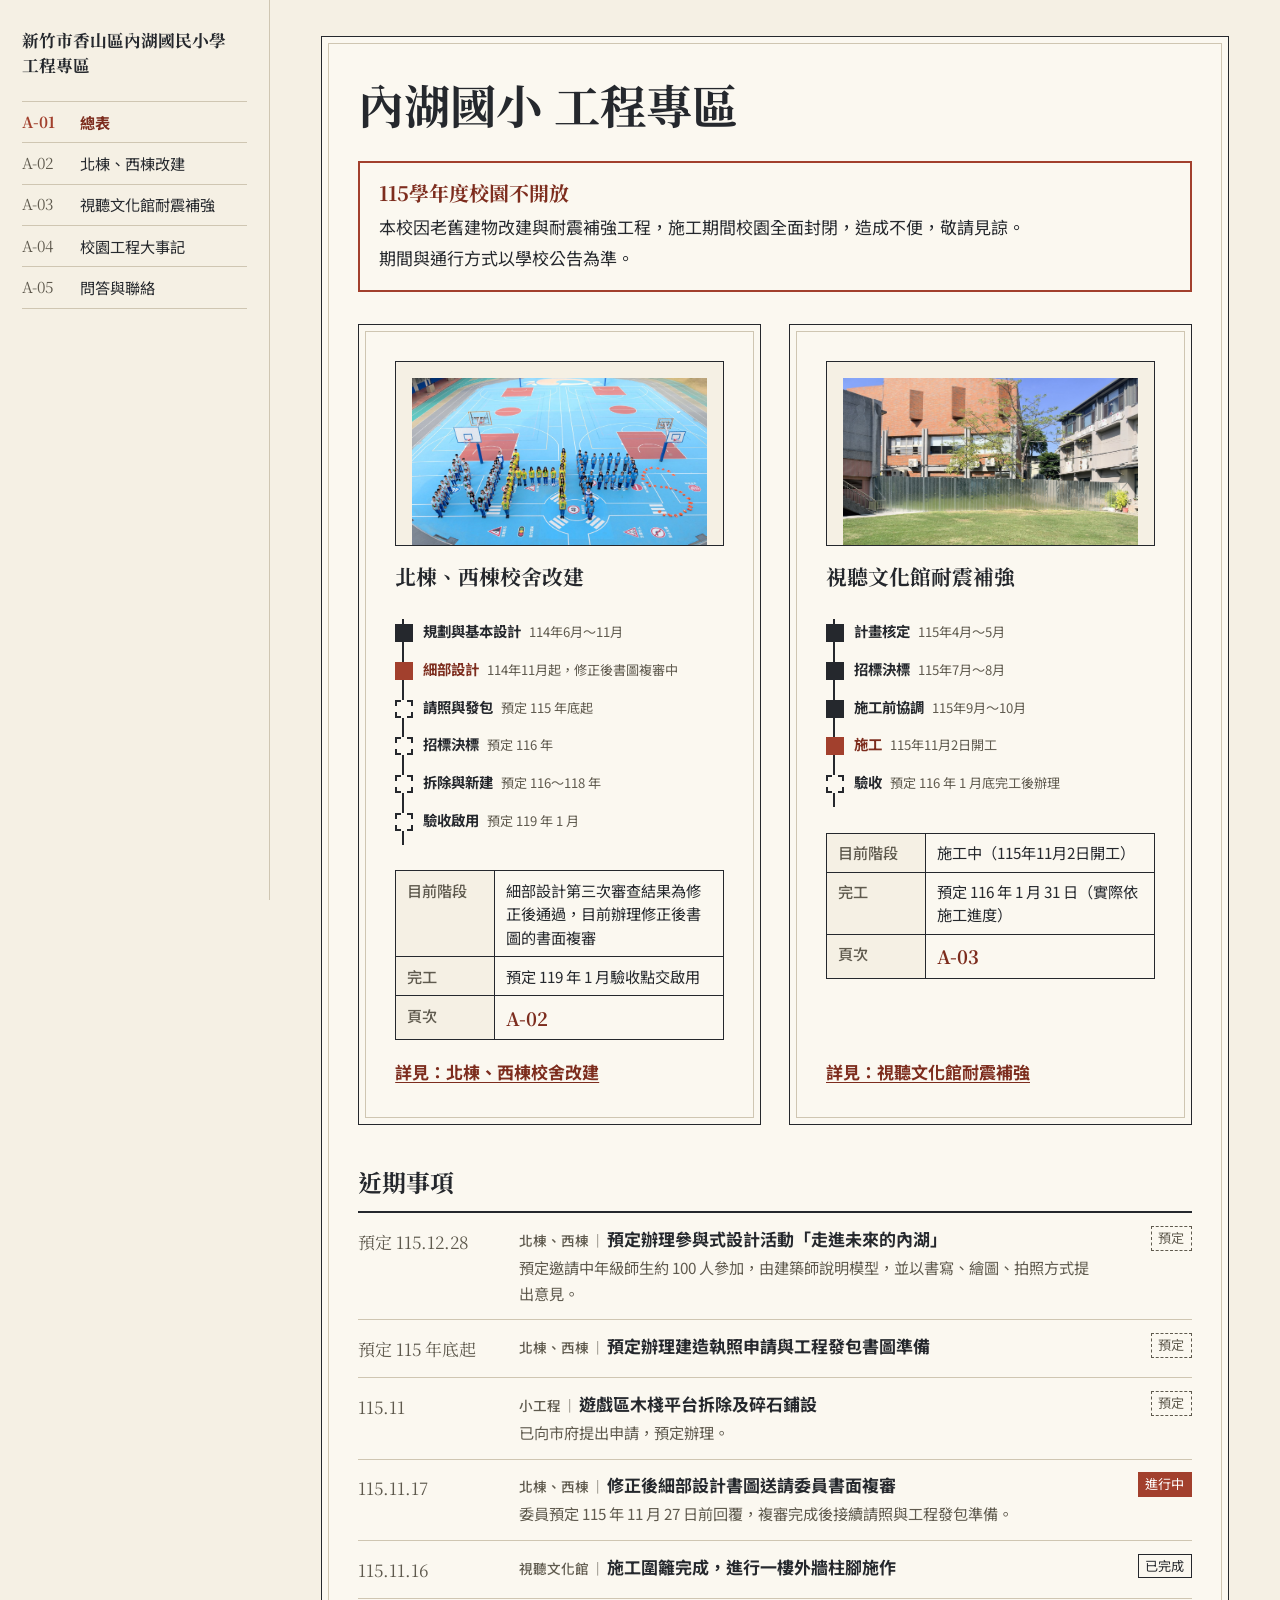
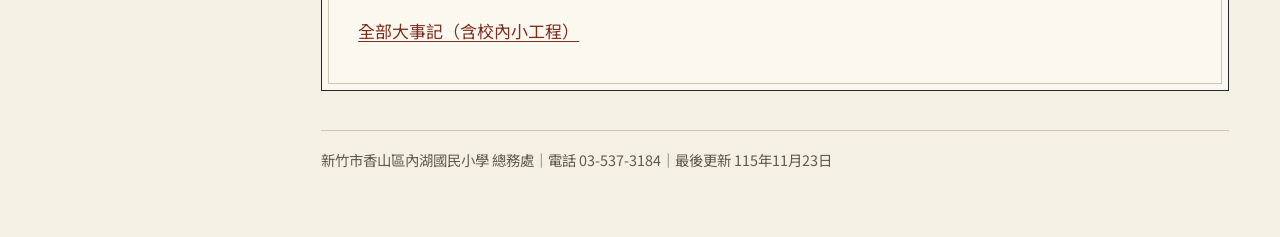
<file: index.html>
<!doctype html>
<html lang="zh-Hant">
<head>
<meta charset="utf-8">
<meta name="viewport" content="width=device-width,initial-scale=1">
<title>首頁總表｜內湖國小工程專區</title>
<meta name="robots" content="noindex">
<link rel="preconnect" href="https://fonts.googleapis.com">
<link href="https://fonts.googleapis.com/css2?family=Noto+Sans+TC:wght@400;500;700&family=Noto+Serif+TC:wght@600;700&display=swap" rel="stylesheet">
<link rel="stylesheet" href="css/style.css?v=13">
</head>
<body data-page="home">
<div class="layout" id="app"></div>
<script src="js/data.js?v=13"></script>
<script src="js/main.js?v=13"></script>
</body>
</html>
</file>
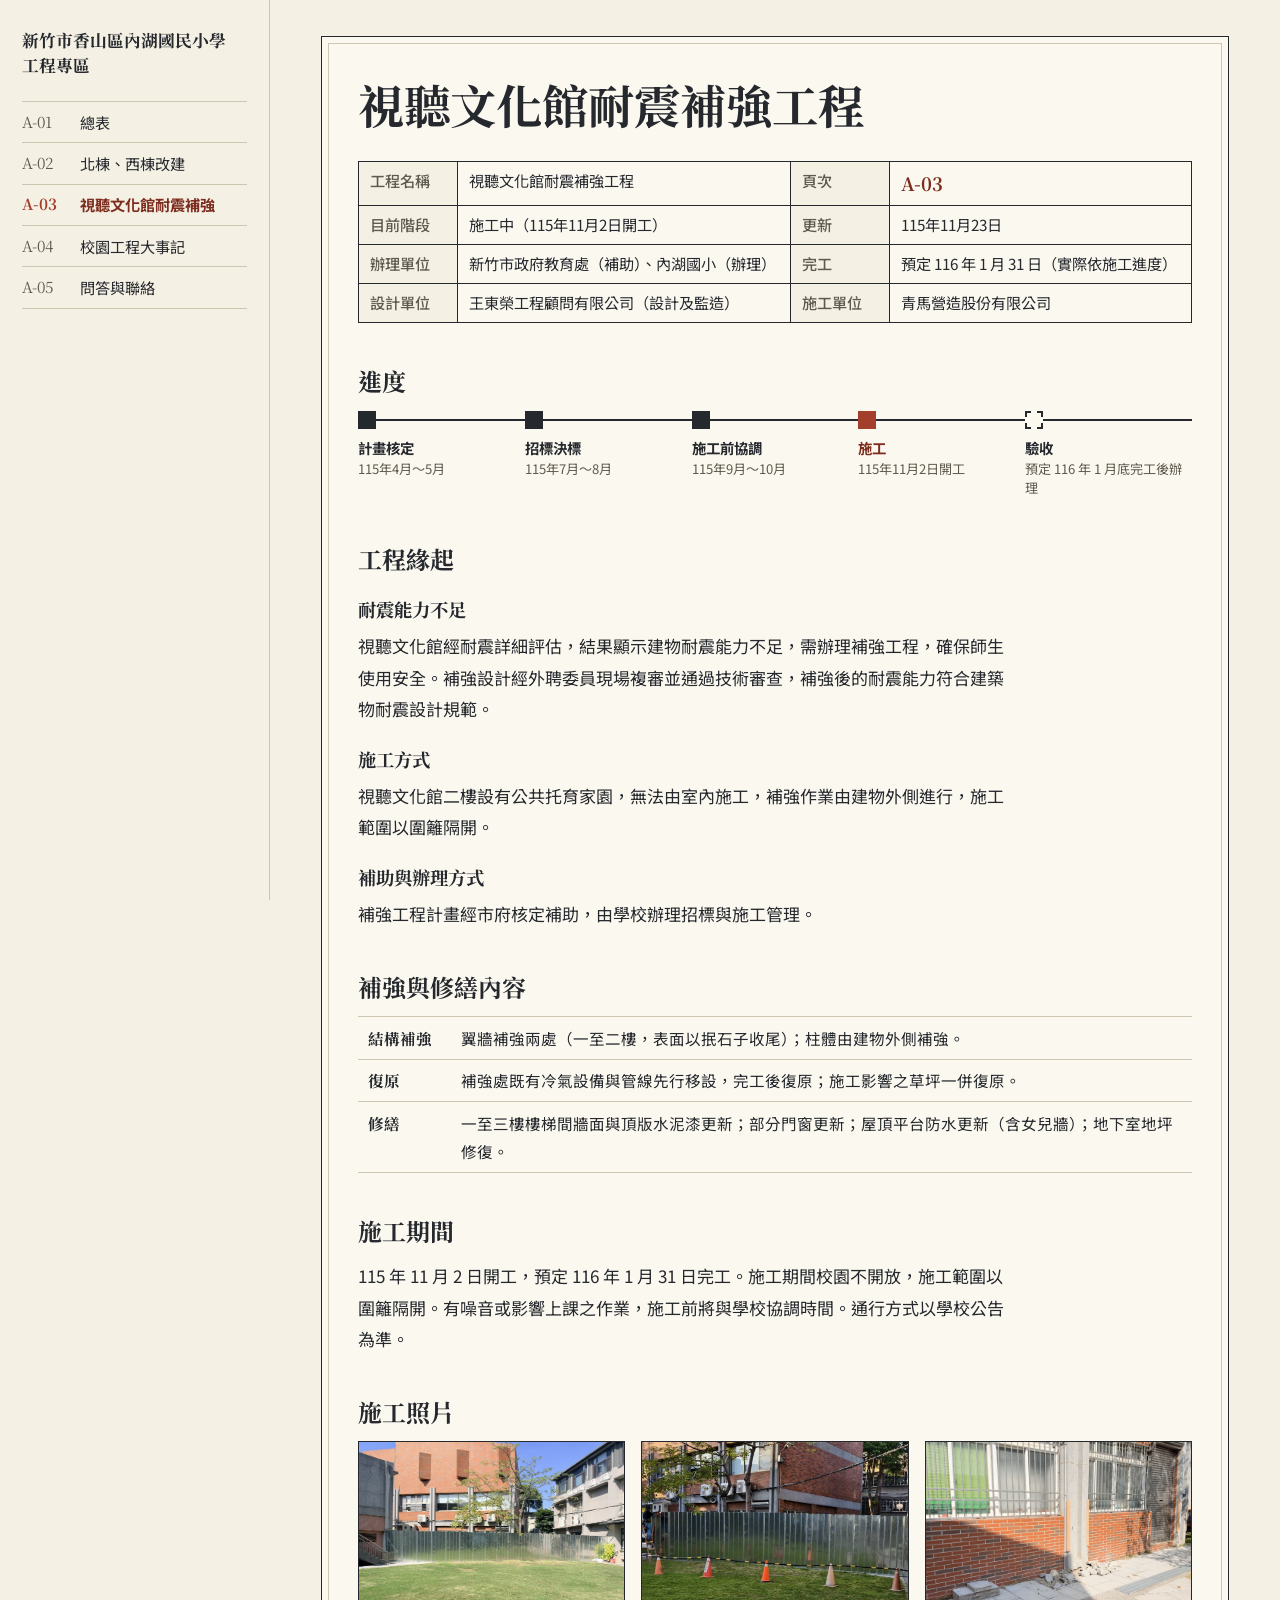
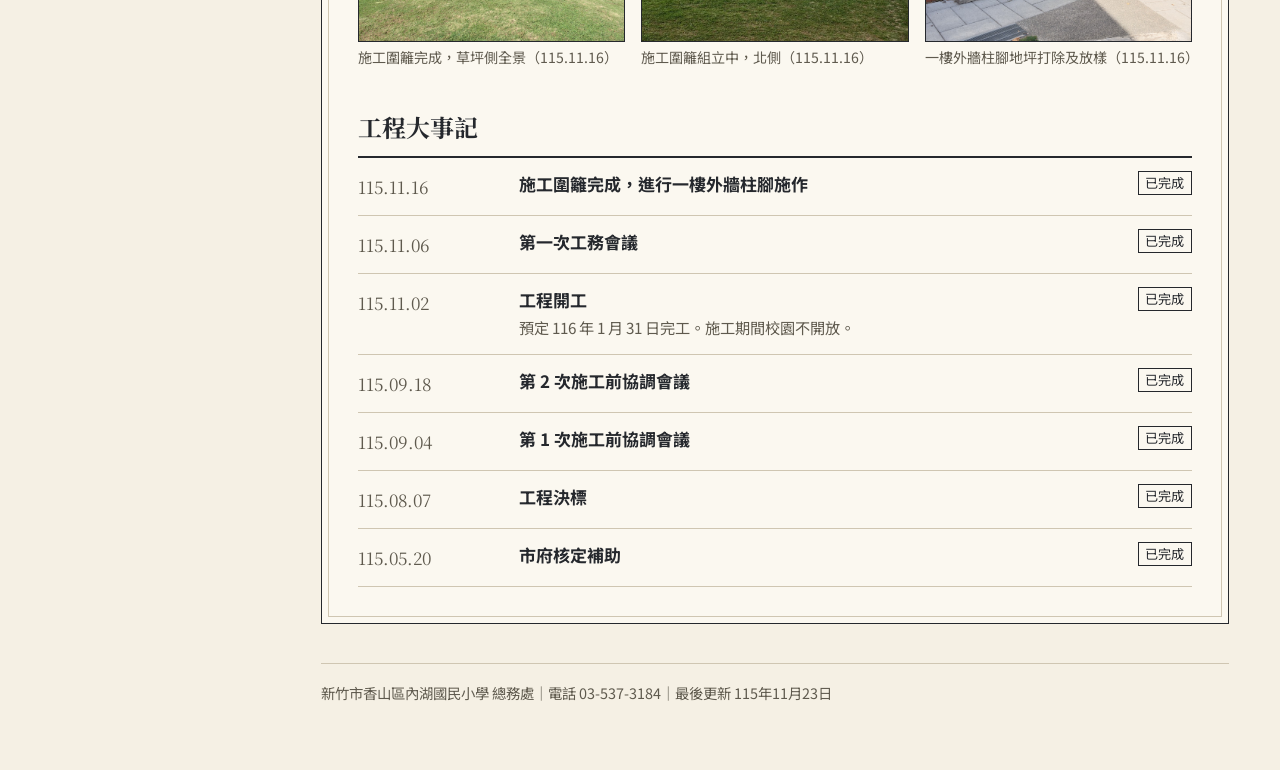
<file: av.html>
<!doctype html>
<html lang="zh-Hant">
<head>
<meta charset="utf-8">
<meta name="viewport" content="width=device-width,initial-scale=1">
<title>視聽文化館耐震補強｜內湖國小工程專區</title>
<meta name="robots" content="noindex">
<link rel="preconnect" href="https://fonts.googleapis.com">
<link href="https://fonts.googleapis.com/css2?family=Noto+Sans+TC:wght@400;500;700&family=Noto+Serif+TC:wght@600;700&display=swap" rel="stylesheet">
<link rel="stylesheet" href="css/style.css?v=13">
</head>
<body data-page="av">
<div class="layout" id="app"></div>
<script src="js/data.js?v=13"></script>
<script src="js/main.js?v=13"></script>
</body>
</html>
</file>
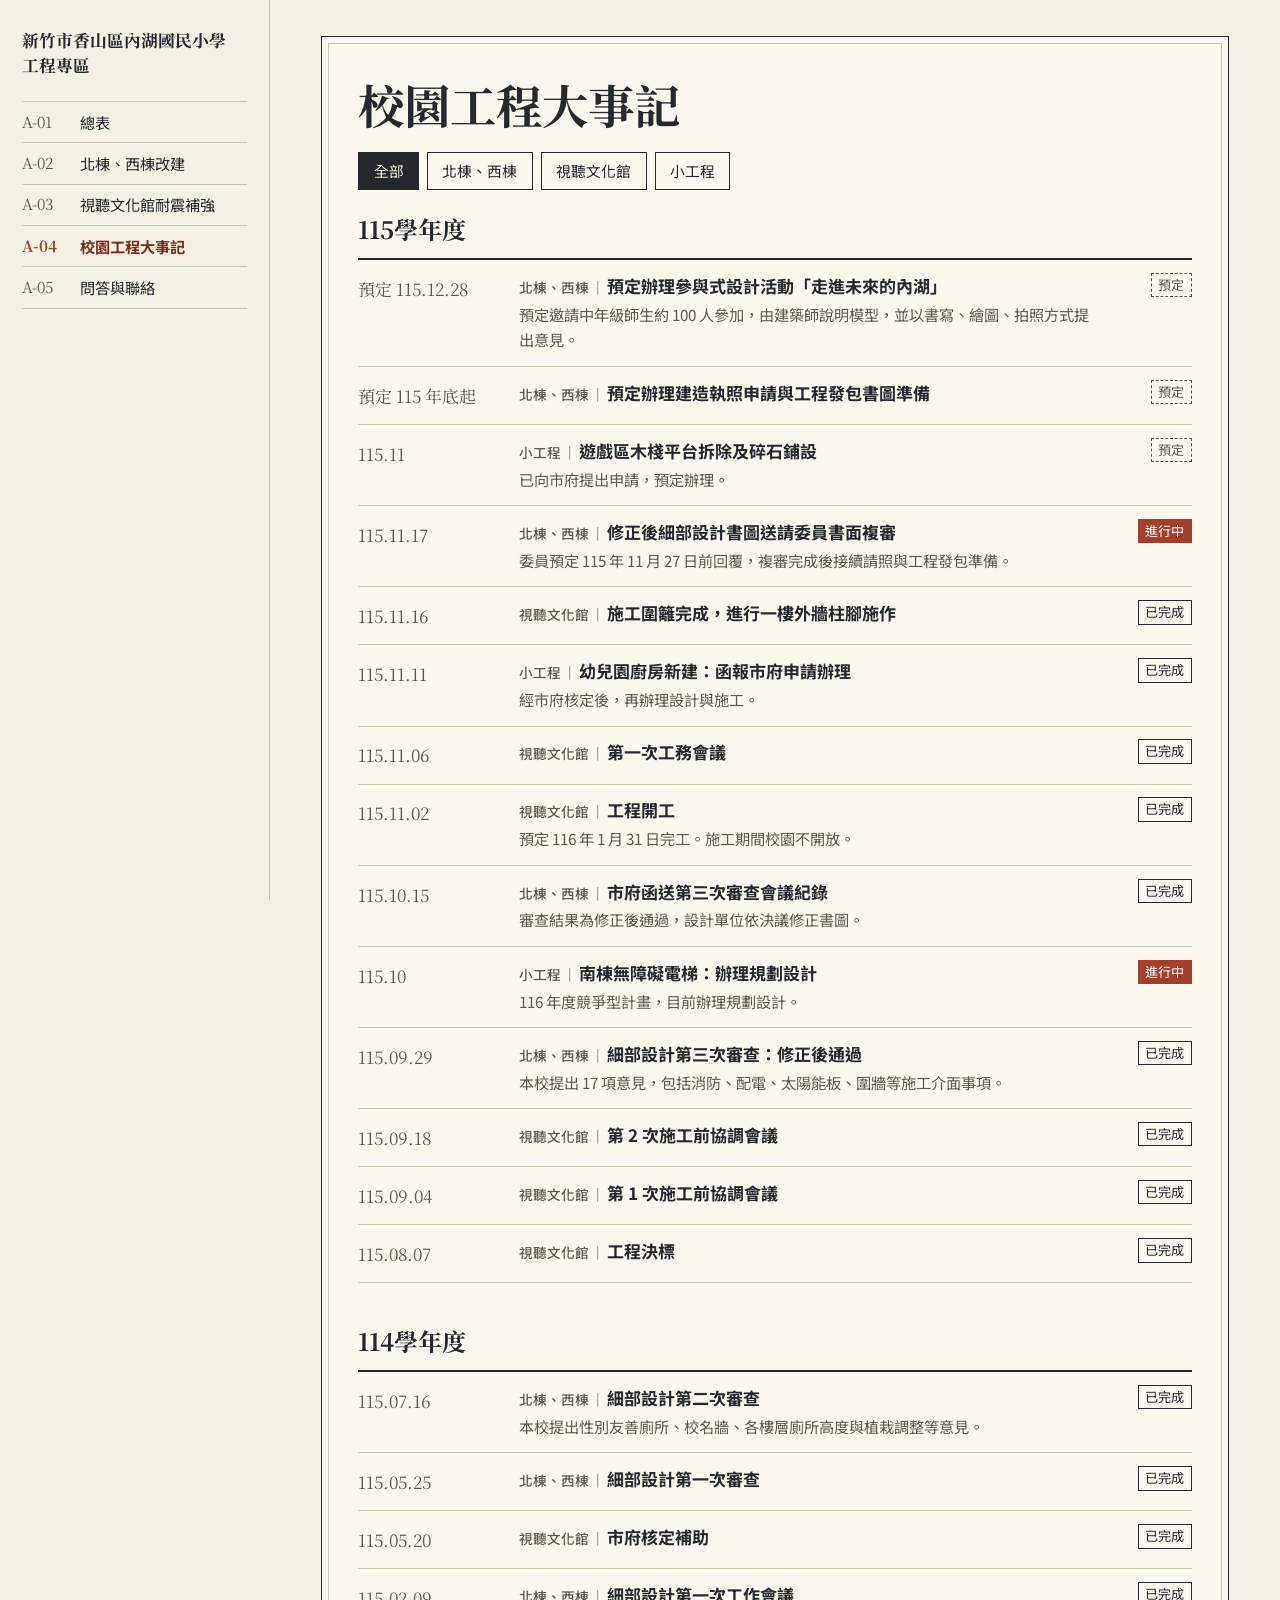
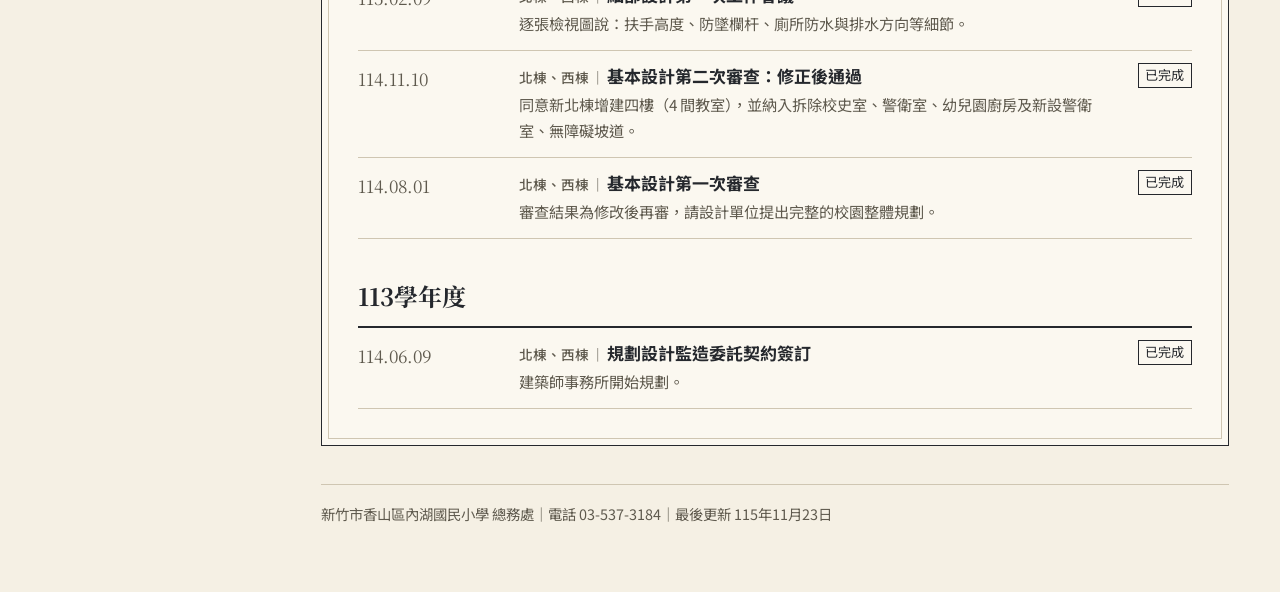
<file: chronicle.html>
<!doctype html>
<html lang="zh-Hant">
<head>
<meta charset="utf-8">
<meta name="viewport" content="width=device-width,initial-scale=1">
<title>校園工程大事記｜內湖國小工程專區</title>
<meta name="robots" content="noindex">
<link rel="preconnect" href="https://fonts.googleapis.com">
<link href="https://fonts.googleapis.com/css2?family=Noto+Sans+TC:wght@400;500;700&family=Noto+Serif+TC:wght@600;700&display=swap" rel="stylesheet">
<link rel="stylesheet" href="css/style.css?v=13">
</head>
<body data-page="chronicle">
<div class="layout" id="app"></div>
<script src="js/data.js?v=13"></script>
<script src="js/main.js?v=13"></script>
</body>
</html>
</file>
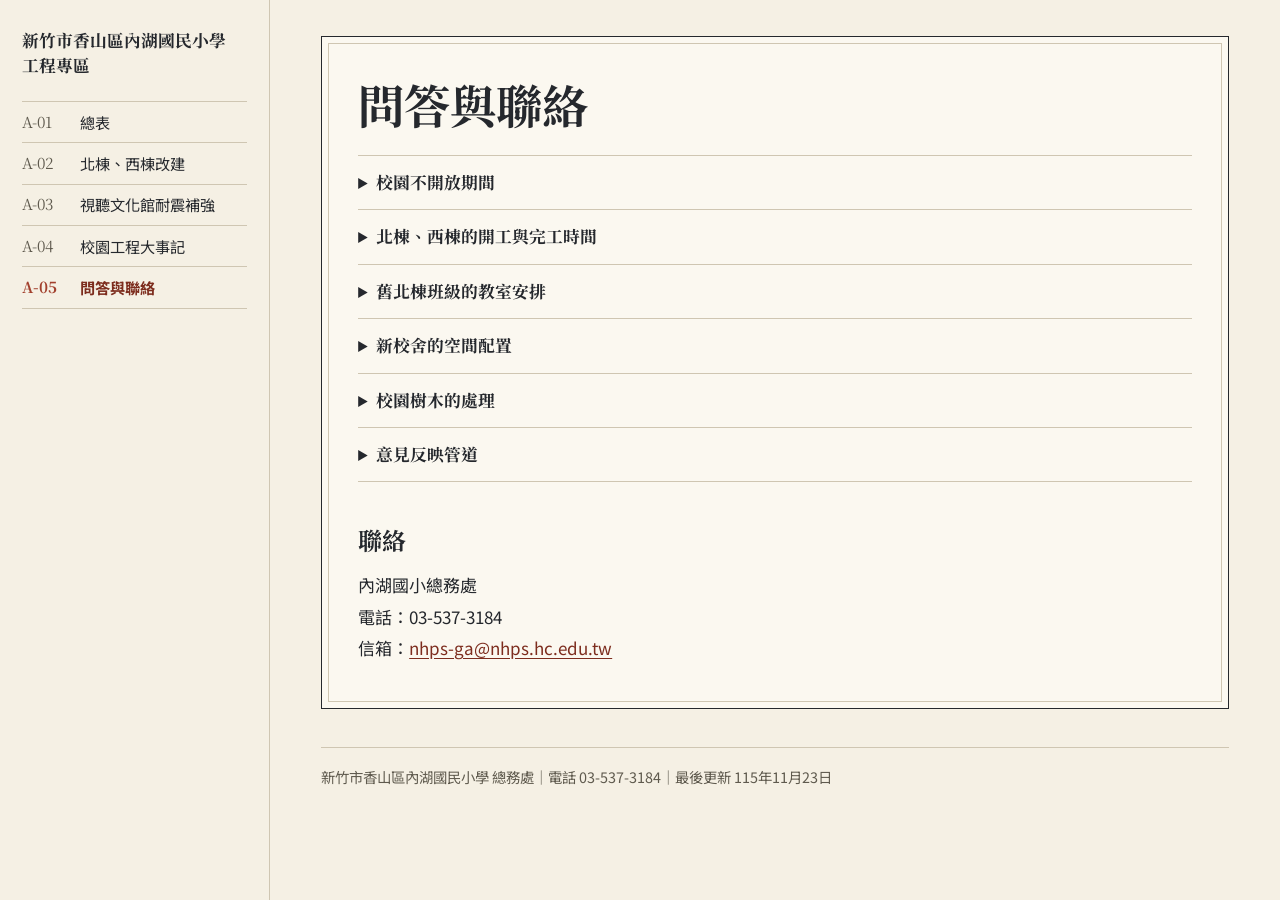
<file: faq.html>
<!doctype html>
<html lang="zh-Hant">
<head>
<meta charset="utf-8">
<meta name="viewport" content="width=device-width,initial-scale=1">
<title>問答與聯絡｜內湖國小工程專區</title>
<meta name="robots" content="noindex">
<link rel="preconnect" href="https://fonts.googleapis.com">
<link href="https://fonts.googleapis.com/css2?family=Noto+Sans+TC:wght@400;500;700&family=Noto+Serif+TC:wght@600;700&display=swap" rel="stylesheet">
<link rel="stylesheet" href="css/style.css?v=13">
</head>
<body data-page="faq">
<div class="layout" id="app"></div>
<script src="js/data.js?v=13"></script>
<script src="js/main.js?v=13"></script>
</body>
</html>
</file>
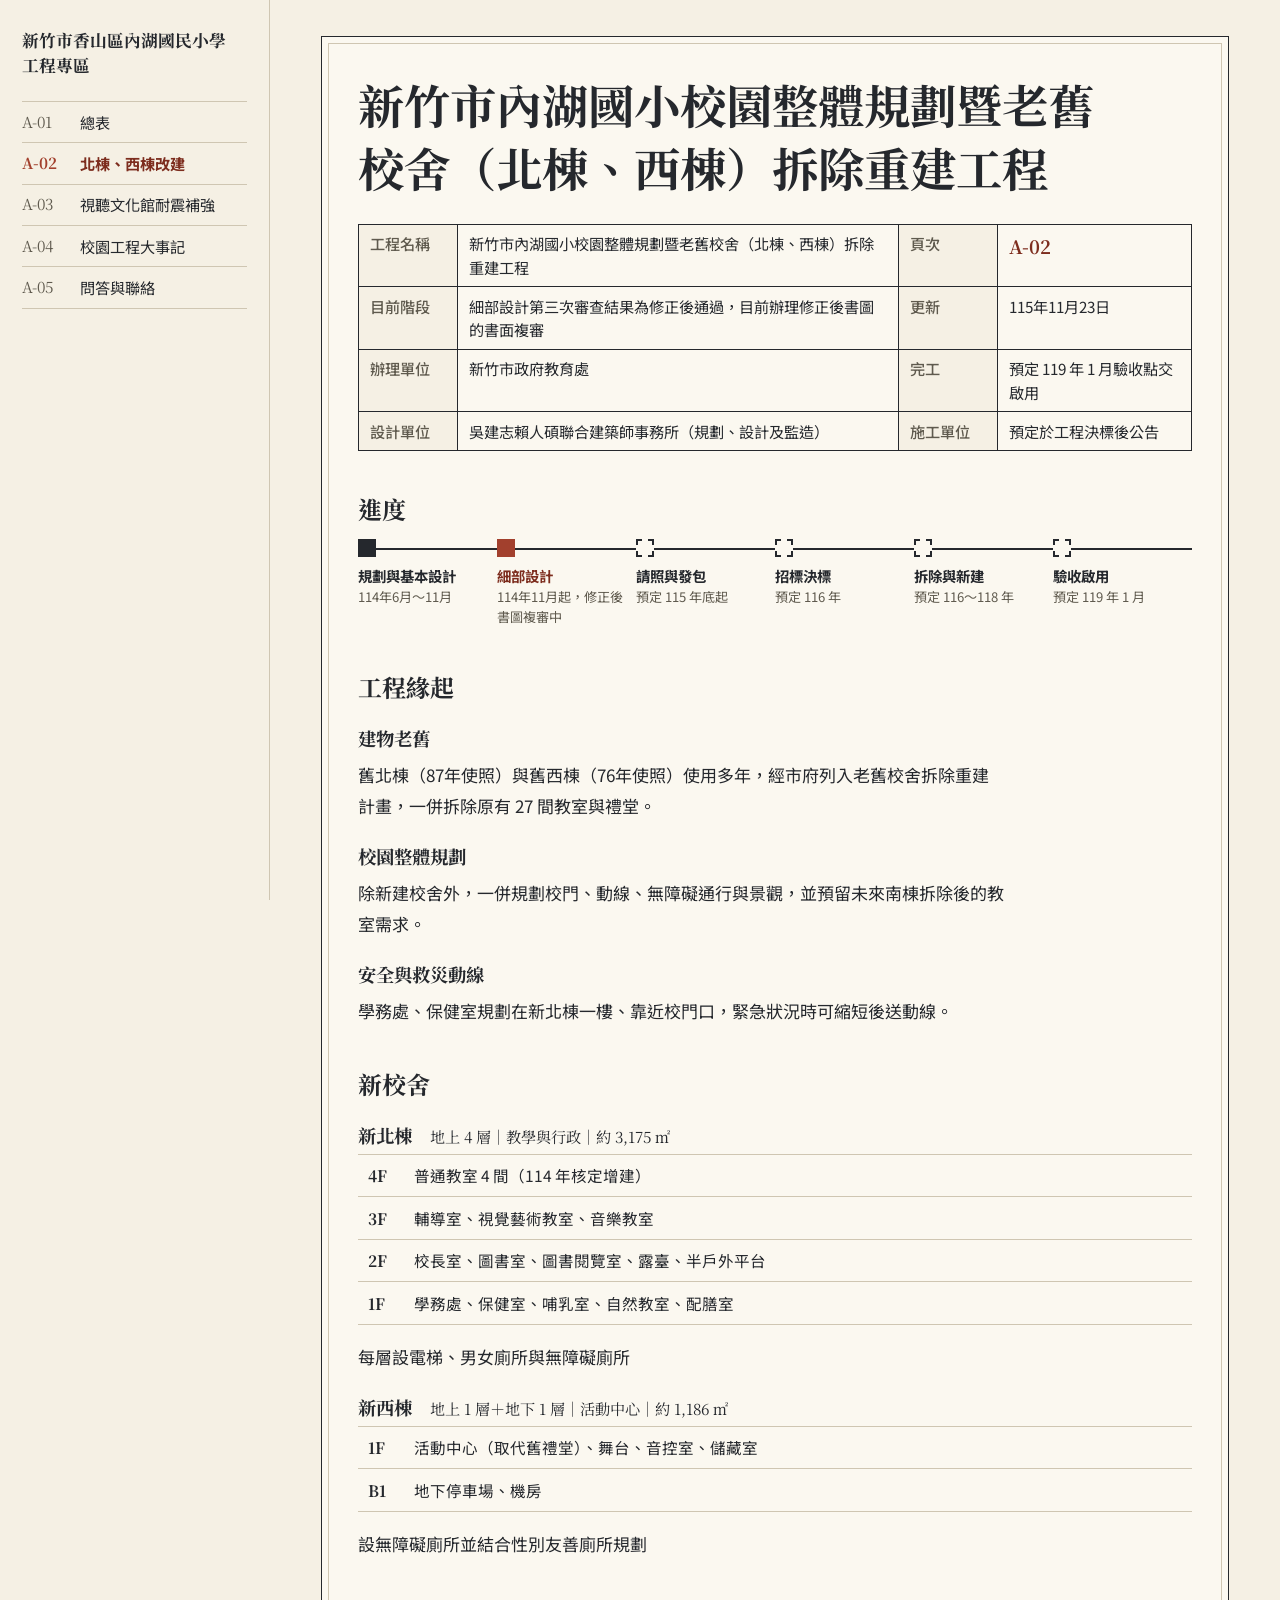
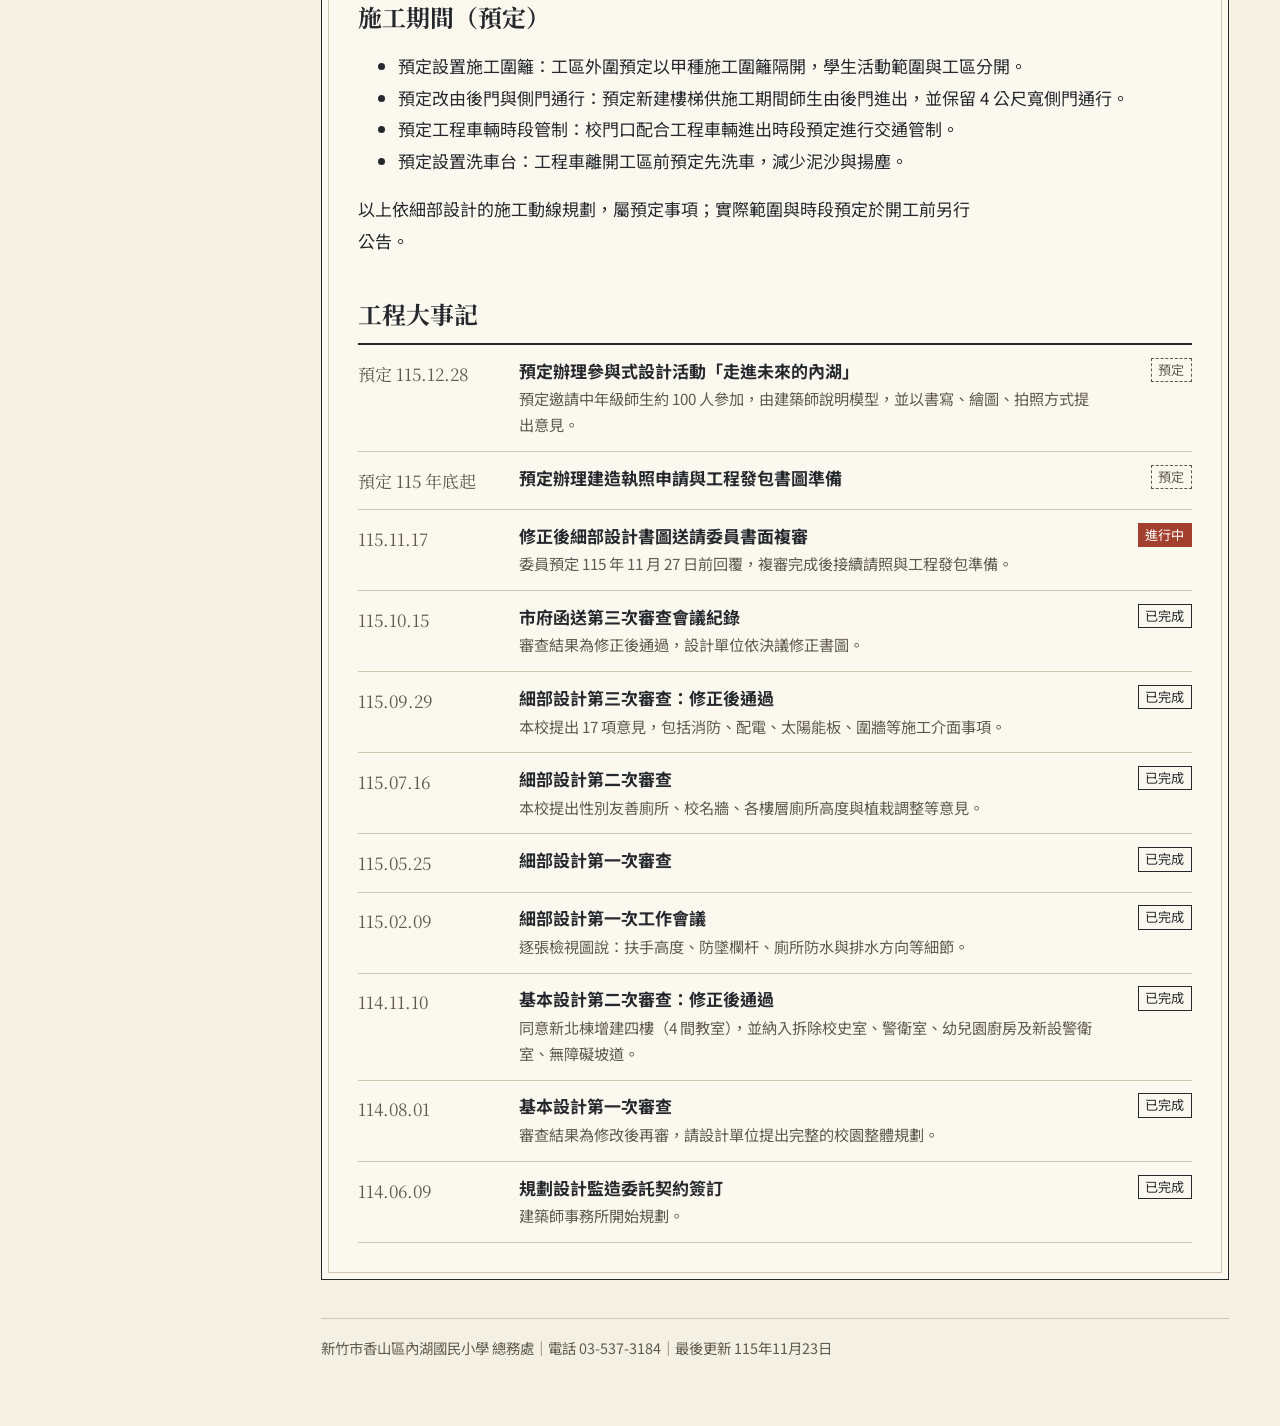
<file: nw.html>
<!doctype html>
<html lang="zh-Hant">
<head>
<meta charset="utf-8">
<meta name="viewport" content="width=device-width,initial-scale=1">
<title>北棟、西棟改建｜內湖國小工程專區</title>
<meta name="robots" content="noindex">
<link rel="preconnect" href="https://fonts.googleapis.com">
<link href="https://fonts.googleapis.com/css2?family=Noto+Sans+TC:wght@400;500;700&family=Noto+Serif+TC:wght@600;700&display=swap" rel="stylesheet">
<link rel="stylesheet" href="css/style.css?v=13">
</head>
<body data-page="nw">
<div class="layout" id="app"></div>
<script src="js/data.js?v=13"></script>
<script src="js/main.js?v=13"></script>
</body>
</html>
</file>
<file: css/style.css>
/* 工程專區：圖說冊版面。紙色底、墨色字、磚紅只用在「狀態與標註」。 */
:root{
  --paper:#f5f0e4; --sheet:#fbf8f0; --ink:#25282d; --ink2:#5f5a4e; --rule:#cfc6b2;
  --brick:#a2402d; --brick-ink:#7d2d1e; --slate:#3d4b57;
  --serif:"Noto Serif TC","Songti TC","PMingLiU",serif;
  --sans:"Noto Sans TC","PingFang TC","Microsoft JhengHei",sans-serif;
}
*{box-sizing:border-box}
html{scrollbar-color:var(--rule) var(--paper)}
body{margin:0;background:var(--paper);color:var(--ink);font:17px/1.85 var(--sans);font-variant-numeric:tabular-nums}
::selection{background:var(--brick);color:#fff}
a{color:var(--brick-ink);text-underline-offset:3px}
a,button{-webkit-tap-highlight-color:transparent}
a:focus{outline:none}
a:focus-visible,button:focus-visible{outline:3px solid var(--slate);outline-offset:-3px}
h1,h2,h3{font-family:var(--serif);font-weight:700;line-height:1.35;margin:0}
h1{font-size:clamp(1.9rem,4.6vw,2.9rem)}
h2{font-size:1.5rem;margin:2.6rem 0 .8rem}
h3{font-size:1.15rem;margin:1.4rem 0 .3rem}
p{margin:.5rem 0;max-width:38em;text-wrap:pretty}
h1,h2,h3,summary,.rows .t,.stages .st,.index li a span:last-child,.notice h2,.two .sheet h2{text-wrap:balance}
.titleblock td,.rows .d,.gal figcaption,.floor td{text-wrap:pretty}

.layout{display:grid;grid-template-columns:270px 1fr;min-height:100vh}
.index{position:sticky;top:0;align-self:start;height:100vh;padding:28px 22px;border-right:1px solid var(--rule);background:var(--paper)}
.index .school{font-family:var(--serif);font-weight:700;font-size:1.05rem;line-height:1.5;margin-bottom:1.4rem}
.index ol{list-style:none;margin:0;padding:0}
.index li a{display:grid;grid-template-columns:3.4em 1fr;gap:.4em;padding:.55rem 0;border-top:1px solid var(--rule);text-decoration:none;color:var(--ink);font-size:.95rem;line-height:1.5}
.index li:last-child a{border-bottom:1px solid var(--rule)}
.index li a .no{font-family:var(--serif);color:var(--ink2)}
.index li a:hover,.index li a[aria-current=page]{color:var(--brick-ink)}
.index li a[aria-current=page]{font-weight:700}
.index li a[aria-current=page] .no{color:var(--brick)}

main{padding:36px clamp(16px,4vw,56px) 64px;max-width:1180px;width:100%;margin:0 auto}
.sheet{background:var(--sheet);border:1px solid var(--ink);padding:clamp(18px,3vw,36px);position:relative}
.sheet::after{content:"";position:absolute;inset:6px;border:1px solid var(--rule);pointer-events:none}
.sheet>*{position:relative;z-index:1}

.titleblock{width:100%;border-collapse:collapse;margin-top:1.6rem;font-size:.95rem}
.titleblock th,.titleblock td{border:1px solid var(--ink);padding:.45rem .7rem;text-align:left;vertical-align:top;line-height:1.55}
.titleblock th{width:6.5em;font-weight:500;color:var(--ink2);background:var(--paper)}
.titleblock .no{font-family:var(--serif);font-weight:700;font-size:1.15rem;color:var(--brick-ink)}

.stages{list-style:none;margin:1.4rem 0 0;padding:0;display:grid;grid-template-columns:repeat(var(--n),1fr);gap:0;border-top:2px solid var(--ink)}
.stages li{padding:.7rem .6rem .2rem 0;font-size:.9rem;line-height:1.5;position:relative}
.stages li::before{content:"";display:block;width:14px;height:14px;border:2px solid var(--ink);background:var(--sheet);margin:-1.35rem 0 .5rem;position:relative}
.stages li.done::before{background:var(--ink)}
.stages li.now::before{background:var(--brick);border-color:var(--brick)}
.stages li.tbd::before,.stages li.plan::before{border-style:dashed}
.stages .w{display:block;color:var(--ink2);font-size:.82rem}
.stages .st{font-weight:700}
.stages li.now .st{color:var(--brick-ink)}

.stamp{display:inline-block;border:1.5px solid var(--ink2);color:var(--ink2);padding:0 .5em;font-size:.82rem;line-height:1.7;white-space:nowrap}
.stamp.done{border-color:var(--ink);color:var(--ink)}
.stamp.now{border-color:var(--brick);background:var(--brick);color:#fff}
.stamp.plan{border-style:dashed}
.stamp.tbd{border-style:dotted}

.notice{border:2px solid var(--brick);padding:1rem 1.2rem;margin:1.6rem 0 0;background:var(--sheet)}
.notice h2{margin:0 0 .3rem;font-size:1.25rem;color:var(--brick-ink)}
.notice p{margin:0}

.two{display:grid;grid-template-columns:1fr 1fr;gap:28px;margin-top:2rem}
.two .sheet{display:flex;flex-direction:column}
.two .sheet .ph{aspect-ratio:16/9;margin:0 0 1rem;border:1px solid var(--ink);background:var(--paper);display:grid;place-items:center;color:var(--ink2);font-size:.9rem;text-align:center;padding:1rem;overflow:hidden}
.two .sheet .ph img{width:100%;height:100%;object-fit:cover;display:block}
.two .sheet h2{margin:0 0 .4rem;font-size:1.3rem}
.two .sheet .more{margin-top:auto;padding-top:1rem;font-weight:700}

.rows{list-style:none;margin:0;padding:0;border-top:2px solid var(--ink)}
.rows li{display:grid;grid-template-columns:8.5em 1fr auto;gap:1rem;padding:.8rem 0;border-bottom:1px solid var(--rule);align-items:start}
.rows .date{font-family:var(--serif);color:var(--ink2)}
.rows .t{font-weight:700;line-height:1.55}
.rows .d{color:var(--ink2);font-size:.95rem;line-height:1.7;margin:.15rem 0 0}
.rows .k{font-size:.85rem;font-weight:500;color:var(--ink2)}
.rows .k::after{content:"｜";margin:0 .15em}

.filters{display:flex;flex-wrap:wrap;gap:.5rem;margin:1rem 0}
.filters button{font:inherit;font-size:.92rem;padding:.3rem .9rem;border:1px solid var(--ink);background:var(--sheet);color:var(--ink);cursor:pointer}
.filters button[aria-pressed=true]{background:var(--ink);color:var(--paper)}

.gal{display:grid;grid-template-columns:repeat(auto-fit,minmax(220px,1fr));gap:16px;margin-top:.8rem}
.gal figure{margin:0}
.gal img{width:100%;aspect-ratio:4/3;object-fit:cover;display:block;border:1px solid var(--ink)}
.gal figcaption{font-size:.88rem;color:var(--ink2);margin-top:.35rem;line-height:1.55}
.floor{width:100%;border-collapse:collapse;margin:.4rem 0 1rem;font-size:.97rem}
.floor td{border-top:1px solid var(--rule);padding:.4rem .6rem;vertical-align:top}
.floor td:first-child{width:3em;font-family:var(--serif);font-weight:700}
.floor tr:last-child td{border-bottom:1px solid var(--rule)}

details{border-top:1px solid var(--rule);padding:.7rem 0}
details:last-of-type{border-bottom:1px solid var(--rule)}
summary{cursor:pointer;font-weight:700;font-family:var(--serif);font-size:1.05rem}
details p{margin-top:.5rem}

footer{margin-top:2.4rem;padding-top:1rem;border-top:1px solid var(--rule);font-size:.9rem;color:var(--ink2)}
.sample{border:1px dashed var(--brick);padding:.5rem .8rem;margin:0 0 1.2rem;font-size:.9rem;color:var(--brick-ink);background:var(--sheet)}

.two .stages{grid-template-columns:1fr;border-top:0;border-left:2px solid var(--ink);margin-left:7px}
.two .stages li{padding:.1rem 0 .9rem 1.2rem}
.two .stages li::before{position:absolute;left:-9px;top:.35rem;margin:0}
.two .stages .w{display:inline;margin-left:.6em}
@media (max-width:860px){
  .layout{grid-template-columns:minmax(0,1fr)}
  main{min-width:0}
  .index ol{max-width:100%}
  .index{position:static;height:auto;border-right:0;border-bottom:1px solid var(--rule);padding:14px 16px}
  .index .school{margin-bottom:.6rem}
  .index ol{display:grid;grid-template-columns:1fr 1fr;border-top:1px solid var(--ink);border-left:1px solid var(--ink)}
  .index li{display:flex}
  .index li a{flex:1;display:grid;grid-template-columns:3em 1fr;align-items:center;min-height:48px;padding:.4rem .6rem;border:0!important;border-right:1px solid var(--ink)!important;border-bottom:1px solid var(--ink)!important;font-size:.95rem;line-height:1.35}
  .index li a:active{background:var(--rule)}
  .index li a[aria-current=page]{background:var(--ink);color:var(--paper)}
  .index li a[aria-current=page] .no{color:var(--paper)}
  .two{grid-template-columns:1fr}
  .stages{grid-template-columns:1fr;border-top:0;border-left:2px solid var(--ink);margin-left:7px}
  .stages li{padding:.1rem 0 1rem 1.2rem}
  .stages li::before{position:absolute;left:-9px;top:.35rem;margin:0}
  .rows li{grid-template-columns:1fr auto}
  .rows .date{grid-column:1/-1}
  .titleblock,.titleblock tbody,.titleblock tr{display:block;width:100%}
  .titleblock tr{border:1px solid var(--ink);border-bottom:0}
  .titleblock tr:last-child{border-bottom:1px solid var(--ink)}
  .titleblock th,.titleblock td{display:block;width:auto;border:0;padding:.3rem .7rem;overflow-wrap:anywhere}
  .titleblock th{padding-bottom:0;font-size:.82rem}
  .sheet{padding:18px 14px}
  .sheet::after{inset:4px}
}
@media (prefers-reduced-motion:no-preference){a,button{transition:color .15s,background .15s}}
</file>
